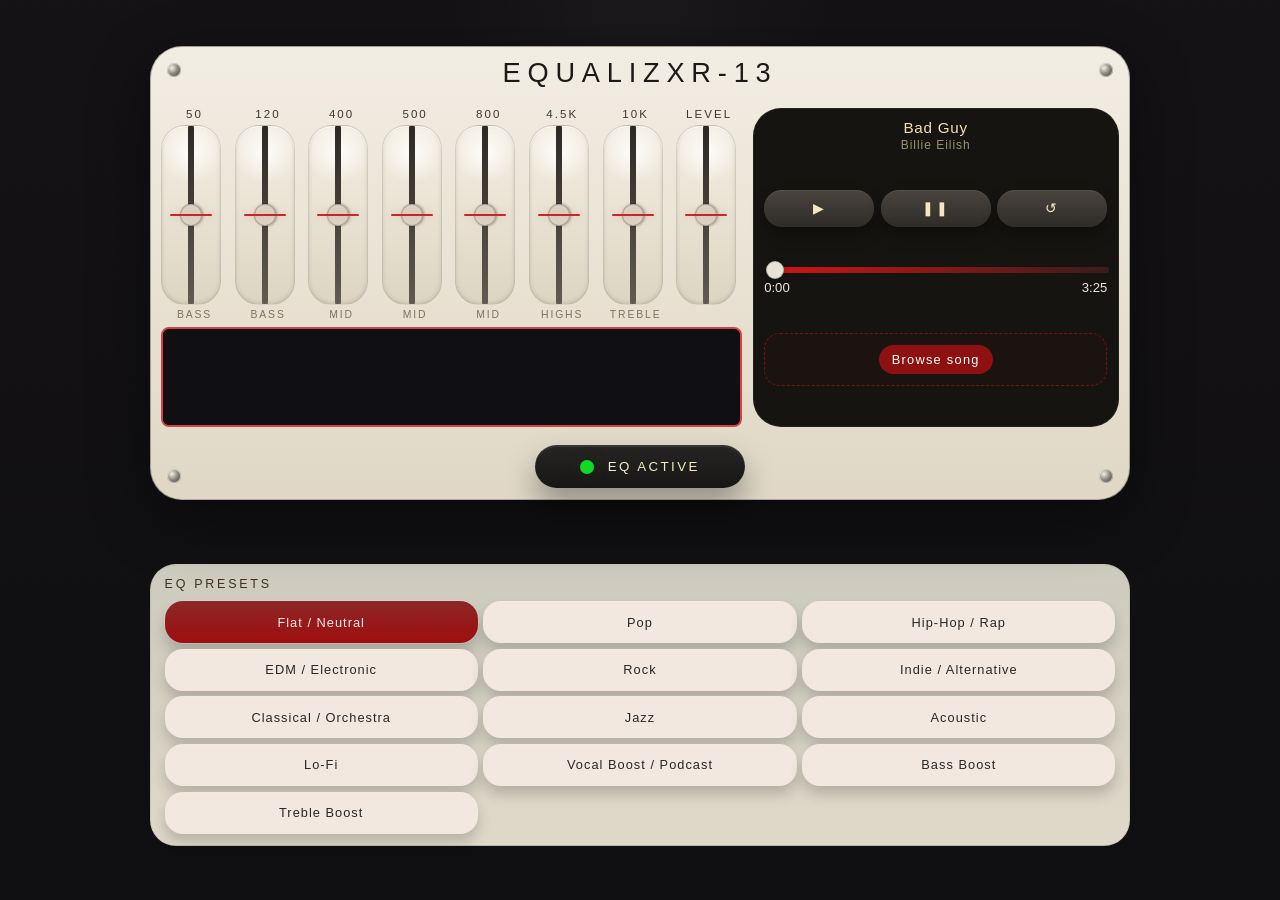
<file: index.html>
<!DOCTYPE html>
<html lang="en">
<head>
  <meta charset="UTF-8" />
  <meta name="viewport" content="width=device-width, initial-scale=1.0" />
  <title>EQUALIZXR</title>
  <link rel="stylesheet" href="style.css" />
  <link rel="icon" href="assets/favicon.svg" />
</head>
<body>
  <!-- Main container for the studio / pedal page -->
  <div class="studio-shell">
    <!-- Pedal body wrapper -->
    <div class="pedal-frame">
      <!-- Decorative screw heads on the pedal corners -->
      <div class="screw screw-tl"></div>
      <div class="screw screw-tr"></div>
      <div class="screw screw-bl"></div>
      <div class="screw screw-br"></div>

      <!-- Header branding on the pedal face -->
      <header class="pedal-header">
        <div class="brand-block">
          <span class="model-label">EQUALIZXR-13</span>
        </div>
      </header>

      <div class="main-content">
        <!-- Left section: EQ and Visualizer -->
        <div class="eq-section">
          <!-- Equalizer slider section -->
          <section class="eq-grid" aria-label="Bass equalizer controls">
        <!-- Each band uses a slider input with a frequency label -->
        <div class="band" data-band="50">
          <div class="freq-label">50</div>
          <div class="slider-wrap">
            <span class="slider-value" aria-live="polite">0 dB</span>
            <input type="range" min="-15" max="15" step="0.1" value="0" data-index="0" data-type="band" />
          </div>
          <div class="band-tag">Bass</div>
        </div>

        <div class="band" data-band="120">
          <div class="freq-label">120</div>
          <div class="slider-wrap">
            <span class="slider-value" aria-live="polite">0 dB</span>
            <input type="range" min="-15" max="15" step="0.1" value="0" data-index="1" data-type="band" />
          </div>
          <div class="band-tag">Bass</div>
        </div>

        <div class="band" data-band="400">
          <div class="freq-label">400</div>
          <div class="slider-wrap">
            <span class="slider-value" aria-live="polite">0 dB</span>
            <input type="range" min="-15" max="15" step="0.1" value="0" data-index="2" data-type="band" />
          </div>
          <div class="band-tag">Mid</div>
        </div>

        <div class="band" data-band="500">
          <div class="freq-label">500</div>
          <div class="slider-wrap">
            <span class="slider-value" aria-live="polite">0 dB</span>
            <input type="range" min="-15" max="15" step="0.1" value="0" data-index="3" data-type="band" />
          </div>
          <div class="band-tag">Mid</div>
        </div>

        <div class="band" data-band="800">
          <div class="freq-label">800</div>
          <div class="slider-wrap">
            <span class="slider-value" aria-live="polite">0 dB</span>
            <input type="range" min="-15" max="15" step="0.1" value="0" data-index="4" data-type="band" />
          </div>
          <div class="band-tag">Mid</div>
        </div>

        <div class="band" data-band="4.5k">
          <div class="freq-label">4.5k</div>
          <div class="slider-wrap">
            <span class="slider-value" aria-live="polite">0 dB</span>
            <input type="range" min="-15" max="15" step="0.1" value="0" data-index="5" data-type="band" />
          </div>
          <div class="band-tag">Highs</div>
        </div>

        <div class="band" data-band="10k">
          <div class="freq-label">10k</div>
          <div class="slider-wrap">
            <span class="slider-value" aria-live="polite">0 dB</span>
            <input type="range" min="-15" max="15" step="0.1" value="0" data-index="6" data-type="band" />
          </div>
          <div class="band-tag">Treble</div>
        </div>

        <div class="band level-band" data-band="Level">
          <div class="freq-label">Level</div>
          <div class="slider-wrap">
            <span class="slider-value" aria-live="polite">0 dB</span>
            <input type="range" min="-15" max="15" step="0.1" value="0" data-type="level" />
          </div>
        </div>
      </section>

<!-- Frequency visualizer below the knobs -->
      <div id="visualizer-container" class="visualizer-container"></div>
    </div>

    <!-- Right section: Player panel -->
    <!-- Player panel inside the pedal frame -->
    <aside class="player-panel">
        <div class="track-panel">
          <div class="track-info-compact">
            <div class="track-title" id="trackTitle">Upload a song</div>
            <div class="track-artist" id="trackArtist">Local file</div>
          </div>
        </div>

        <div class="control-row">
          <button id="playBtn" class="met-button" type="button">▶</button>
          <button id="pauseBtn" class="met-button" type="button">❚❚</button>
          <button id="restartBtn" class="met-button" type="button">↺</button>
        </div>

        <div class="seek-shell">
          <input id="seekBar" type="range" min="0" max="100" step="0.1" value="0" aria-label="Seek" />
          <div class="time-row">
            <span id="currentTime">0:00</span>
            <span id="duration">0:00</span>
          </div>
        </div>

        <!-- File selector / drop zone for choosing a local song -->
        <div id="dropZone" class="drop-zone">
          <button id="fileSelectBtn" class="browse-btn" type="button">Browse song</button>
          <input id="audioFileInput" type="file" accept="audio/*" hidden />
        </div>
      </aside>
    </div>

    <div class="footswitch-panel">
      <button id="bypassBtn" class="foot-switch" type="button" aria-pressed="true">
        <span class="led active"></span>
        <span class="switch-label">EQ ACTIVE</span>
      </button>
    </div>
  </div>

  <div class="preset-panel external-preset-panel">
    <div class="preset-heading">EQ Presets</div>
    <div class="preset-grid">
      <button class="preset-button active" data-preset="flat-neutral" type="button">Flat / Neutral</button>
      <button class="preset-button" data-preset="pop" type="button">Pop</button>
      <button class="preset-button" data-preset="hiphop-rap" type="button">Hip-Hop / Rap</button>
      <button class="preset-button" data-preset="edm-electronic" type="button">EDM / Electronic</button>
      <button class="preset-button" data-preset="rock" type="button">Rock</button>
      <button class="preset-button" data-preset="indie-alternative" type="button">Indie / Alternative</button>
      <button class="preset-button" data-preset="classical-orchestra" type="button">Classical / Orchestra</button>
      <button class="preset-button" data-preset="jazz" type="button">Jazz</button>
      <button class="preset-button" data-preset="acoustic" type="button">Acoustic</button>
      <button class="preset-button" data-preset="lofi" type="button">Lo-Fi</button>
      <button class="preset-button" data-preset="vocal-boost-podcast" type="button">Vocal Boost / Podcast</button>
      <button class="preset-button" data-preset="bass-boost" type="button">Bass Boost</button>
      <button class="preset-button" data-preset="treble-boost" type="button">Treble Boost</button>
    </div>
  </div>
</div>

  <!-- Audio element used by the Web Audio API source node -->
  <audio id="player" crossorigin="anonymous"></audio>
  <script src="p5/p5.min.js"></script>
  <script src="js/app.js"></script>
  <script src="js/visualizer.js"></script>
</body>
</html>
</file>
<file: style.css>
/* Root variables for the pedal theme */
:root {
  --bg: #101010;
  --panel: #e8e2d2;
  --panel-shade: #c7bfab;
  --rail: #36322f;
  --accent: #d4a843;
  --text: #ebe8dd;
  --muted: #8f8a7f;
  --shadow: rgba(0, 0, 0, 0.45);
}

/* Global reset and body styling */
* {
  box-sizing: border-box;
}

html,
body {
  margin: 0;
  min-height: 100%;
  background: radial-gradient(circle at top, rgba(255, 255, 255, 0.03), transparent 18%),
    linear-gradient(180deg, #141214 0%, #0f0e11 100%);
  color: var(--text);
  font-family: 'Oswald', 'Arial Narrow', Arial, sans-serif;
}

body::before {
  content: '';
  position: fixed;
  inset: 0;
  background-image: radial-gradient(circle, rgba(255, 255, 255, 0.02) 1px, transparent 1px);
  background-size: 14px 14px;
  opacity: 0.4;
  pointer-events: none;
}

/* Main page shell centering */
.studio-shell {
  min-height: 100vh;
  display: grid;
  place-items: center;
  padding: 1.3rem 0.8rem 1.8rem;
}

/* The rounded pedal body */
.pedal-frame {
  width: min(980px, 98vw);
  background: linear-gradient(180deg, #f2ede3 0%, #e0d8c5 100%);
  border: 1px solid rgba(17, 15, 14, 0.3);
  border-radius: 32px;
  box-shadow: 0 18px 60px rgba(0, 0, 0, 0.45);
  padding: 0.65rem;
  position: relative;
  display: grid;
  grid-template-columns: 1fr;
  grid-template-rows: auto auto auto;
  gap: 0.65rem;
}

/* Main content grid layout */
.main-content {
  display: grid;
  grid-template-columns: 1.35fr 0.85fr;
  gap: 0.65rem;
}

/* Left section with EQ and visualizer */
.eq-section {
  display: grid;
  gap: 0.4rem;
}

/* Decorative screw styling */
.screw {
  width: 14px;
  height: 14px;
  border-radius: 50%;
  background: radial-gradient(circle at 35% 35%, #f3f1e5 0%, #878177 48%, #332f29 95%);
  position: absolute;
  box-shadow: inset 0 0 0 1px rgba(255, 255, 255, 0.55);
}

.screw-tl { top: 1rem; left: 1rem; }
.screw-tr { top: 1rem; right: 1rem; }
.screw-bl { bottom: 1rem; left: 1rem; }
.screw-br { bottom: 1rem; right: 1rem; }

/* Pedal brand text */
.pedal-header {
  display: flex;
  justify-content: center;
  align-items: center;
  margin-bottom: 0.5rem;
  gap: 1rem;
}

.brand-block {
  display: flex;
  flex-direction: column;
  gap: 0.2rem;
}

.boss-label,
.model-label {
  display: inline-block;
  letter-spacing: 0.35em;
  font-size: 1.1rem;
}

.boss-label {
  color: #35322f;
  font-weight: 900;
}

.model-label {
  color: #1b1a19;
  font-size: 1.7rem;
  letter-spacing: 0.25em;
}

/* Equalizer slider grid */
.eq-grid {
  display: grid;
  grid-template-columns: repeat(8, minmax(0, 1fr));
  gap: 0.45rem;
}

.band {
  display: grid;
  grid-template-rows: auto 1fr auto;
  align-items: start;
}

.freq-label {
  font-size: 0.72rem;
  letter-spacing: 0.18em;
  text-transform: uppercase;
  text-align: center;
  margin-bottom: 0.35rem;
  color: #3b372f;
}

.band-tag {
  margin-top: 0.25rem;
  text-align: center;
  font-size: 0.65rem;
  letter-spacing: 0.18em;
  text-transform: uppercase;
  color: #7d745f;
}

/* Each slider track and knob wrapper */
.slider-wrap {
  position: relative;
  width: 60px;
  height: 180px;
  background: radial-gradient(circle at 50% 15%, rgba(255, 255, 255, 0.88), transparent 20%),
    linear-gradient(180deg, #f4efe3 0%, #ddd5c2 100%);
  border: 1px solid rgba(0, 0, 0, 0.13);
  border-radius: 24px;
  box-shadow: inset 0 1px 0 rgba(255, 255, 255, 0.9), inset 0 -1px 4px rgba(0, 0, 0, 0.12);
  overflow: hidden;
}

/* Middle track line */
.slider-wrap::before {
  content: '';
  position: absolute;
  left: 50%;
  top: 14px;
  transform: translateX(-50%);
  width: 4px;
  height: calc(100% - 28px);
  background: linear-gradient(180deg, #5b544d 0%, #2b2723 100%);
  border-radius: 2px;
}

/* Center zero line */
.slider-wrap::after {
  content: '';
  position: absolute;
  left: 50%;
  top: 50%;
  transform: translate(-50%, -50%);
  width: 42px;
  height: 2px;
  background: #c62727;
  border-radius: 1px;
  box-shadow: 0 0 8px rgba(198, 39, 39, 0.25);
}

/* Tooltip above each slider */
.slider-value {
  display: none;
  position: absolute;
  left: 50%;
  top: 8px;
  transform: translateX(-50%);
  padding: 0.23rem 0.45rem;
  border-radius: 999px;
  background: rgba(16, 14, 12, 0.85);
  color: #f1e2af;
  font-size: 0.72rem;
  opacity: 0;
  transition: opacity 0.18s ease;
  pointer-events: none;
  letter-spacing: 0.06em;
}

.slider-wrap:hover .slider-value,
.slider-wrap:focus-within .slider-value {
  display: none;
}

/* Rotated range input styling so it behaves like a vertical slider */
.slider-wrap input {
  position: absolute;
  left: 50%;
  top: 50%;
  width: 180px;
  height: 20px;
  transform: translate(-50%, -50%) rotate(-90deg);
  transform-origin: center center;
  appearance: none;
  background: transparent;
  cursor: pointer;
  margin: 0;
  padding: 0;
}

.slider-wrap input:focus {
  outline: none;
}

.slider-wrap input::-webkit-slider-runnable-track {
  width: 100%;
  height: 6px;
  background: linear-gradient(90deg, #615b51 0%, #2c2924 100%);
  border-radius: 999px;
}

.slider-wrap input::-webkit-slider-thumb {
  -webkit-appearance: none;
  width: 22px;
  height: 22px;
  top: -8px;
  position: relative;
  border-radius: 50%;
  background: #dcd5c6;
  border: 1px solid rgba(0, 0, 0, 0.2);
  box-shadow: 0 1px 3px rgba(0, 0, 0, 0.35);
  margin-top: 0;
}



.slider-wrap input::-moz-range-track {
  width: 100%;
  height: 6px;
  background: linear-gradient(90deg, #615b51 0%, #2c2924 100%);
  border-radius: 999px;
}

.slider-wrap input::-moz-range-thumb {
  width: 22px;
  height: 22px;
  border-radius: 50%;
  background: #f4f1eb;
  border: 1px solid rgba(0, 0, 0, 0.2);
  box-shadow: 0 1px 3px rgba(0, 0, 0, 0.35);
}

/* Flat button row */
.pedal-actions {
  grid-column: 1 / -1;
  display: flex;
  justify-content: flex-end;
  margin-top: 0.8rem;
}

.flat-btn {
  padding: 0.72rem 1.15rem;
  border: none;
  border-radius: 24px;
  background: #3d3931;
  color: #f0e9cf;
  letter-spacing: 0.18em;
  font-size: 0.82rem;
  box-shadow: inset 0 1px 0 rgba(255, 255, 255, 0.12), 0 10px 18px rgba(0, 0, 0, 0.18);
  cursor: pointer;
}

.flat-btn:hover {
  background: #4a453d;
}

.preset-panel {
  display: grid;
  gap: 0.65rem;
  padding: 0.72rem 0.85rem;
  background: linear-gradient(180deg, rgba(217, 215, 201, 0.94), rgba(232, 226, 209, 0.96));
  border: 1px solid rgba(0, 0, 0, 0.08);
  border-radius: 26px;
}

.preset-panel.external-preset-panel {
  width: min(980px, 98vw);
  margin: 0.9rem auto 0;
}

.preset-heading {
  color: #3d321f;
  font-size: 0.78rem;
  letter-spacing: 0.22em;
  text-transform: uppercase;
}

.preset-grid {
  display: grid;
  grid-template-columns: repeat(3, minmax(0, 1fr));
  gap: 0.35rem;
}

.preset-button {
  min-height: 42px;
  padding: 0.62rem 0.75rem;
  border: none;
  border-radius: 18px;
  background: #f2e8df;
  color: #272727;
  font-size: 0.8rem;
  letter-spacing: 0.08em;
  text-align: center;
  cursor: pointer;
  box-shadow: inset 0 1px 0 rgba(255, 255, 255, 0.07), 0 8px 14px rgba(0, 0, 0, 0.18);
  transition: transform 0.16s ease, background 0.2s ease, color 0.2s ease;
}

.preset-button:hover {
  background: #8e887c;
  color: #000000;
  transform: translateY(-1px);
}

.preset-button.active {
  background: linear-gradient(180deg, #8c2727 0%, rgb(160, 14, 14) 100%);
  color: #f1eaea;
  box-shadow: 0 0 0 1px rgba(255, 255, 255, 0.16), 0 10px 16px rgba(0, 0, 0, 0.2);
}

/* Bypass footswitch styling */
.footswitch-panel {
  display: flex;
  justify-content: center;
  margin-top: 0.5rem;
}

.foot-switch {
  min-width: 210px;
  padding: 0.88rem 1rem;
  border: none;
  border-radius: 34px;
  background: linear-gradient(180deg, #262523 0%, #181716 100%);
  color: #f5e9c1;
  display: inline-flex;
  align-items: center;
  justify-content: center;
  gap: 0.85rem;
  letter-spacing: 0.18em;
  box-shadow: inset 0 2px 0 rgba(255, 255, 255, 0.08), 0 16px 30px rgba(0, 0, 0, 0.35);
  cursor: pointer;
}

.foot-switch .led {
  width: 14px;
  height: 14px;
  border-radius: 50%;
  background: rgba(54, 91, 7, 0.15);
  box-shadow: inset 0 0 0 1px rgba(255, 255, 255, 0.12);
}

.foot-switch .led.active {
  background: #12d826;
  box-shadow: 0 0 14px rgba(29, 45, 3, 0.45);
}

/* Player panel styling inside the pedal */
.player-panel {
  background: #161411;
  border: 1px solid rgba(255, 255, 255, 0.06);
  border-radius: 28px;
  padding: 0.65rem;
  display: grid;
  gap: 0.55rem;
  align-items: start;
}

.scope-shell {
  display: grid;
  gap: 0.75rem;
}

.scope-bezel {
  background: #141210;
  border: 1px solid rgba(255, 255, 255, 0.08);
  border-radius: 22px;
  padding: 0.85rem;
  box-shadow: inset 0 0 0 1px rgba(255, 255, 255, 0.02);
}

#scopeCanvas {
  width: 100%;
  height: 180px;
  border-radius: 16px;
  background: radial-gradient(circle at 50% 20%, rgba(212, 168, 67, 0.08), transparent 25%),
    linear-gradient(180deg, #12100f 0%, #0f0d0c 100%);
}

.scope-caption {
  color: #d4a843;
  font-size: 0.82rem;
  letter-spacing: 0.24em;
}

.track-panel {
  display: grid;
  grid-template-columns: 1fr;
  gap: 0.75rem;
  align-items: start;
}

.album-art {
  display: none;
}

.album-art::before {
  display: none;
}

.track-info-compact {
  display: grid;
  gap: 0.15rem;
  text-align: center;
}

.track-title,
.track-artist {
  overflow: hidden;
  text-overflow: ellipsis;
  white-space: nowrap;
}

.track-title {
  font-size: 0.95rem;
  color: #f7dfb3;
  letter-spacing: 0.05em;
}

.track-artist {
  color: #9f8f6f;
  letter-spacing: 0.08em;
  font-size: 0.75rem;
}

.control-row {
  display: flex;
  justify-content: space-between;
  gap: 0.4rem;
}

.met-button {
  flex: 1;
  min-width: 0;
  padding: 0.65rem 0;
  border: none;
  border-radius: 18px;
  background: linear-gradient(180deg, #49443d 0%, #2f2b28 100%);
  color: #f6e7c3;
  font-size: 0.88rem;
  letter-spacing: 0.12em;
  box-shadow: inset 0 1px 1px rgba(255, 255, 255, 0.08), 0 8px 16px rgba(0, 0, 0, 0.3);
  cursor: pointer;
}

.met-button:hover {
  background: linear-gradient(180deg, #5b534a 0%, #39322c 100%);
}

.seek-shell {
  display: grid;
  gap: 0.35rem;
}

#seekBar {
  width: 100%;
  accent-color: #bb1717;
  appearance: none;
  height: 6px;
  background: linear-gradient(90deg, #d11515 0%, rgba(212, 67, 67, 0.18) 100%);
  border-radius: 999px;
}

#seekBar::-webkit-slider-thumb {
  -webkit-appearance: none;
  width: 18px;
  height: 18px;
  border-radius: 50%;
  background: #e6e3d8;
  border: 1px solid rgba(0, 0, 0, 0.2);
  box-shadow: 0 2px 6px rgba(0, 0, 0, 0.22);
}

#seekBar::-moz-range-thumb {
  width: 18px;
  height: 18px;
  border-radius: 50%;
  background: #ece6d4;
  border: 1px solid rgba(0, 0, 0, 0.2);
}

.time-row {
  display: flex;
  justify-content: space-between;
  font-size: 0.82rem;
  color: #f1e3e3;
}

.drop-zone {
  padding: 0.7rem 0.8rem;
  border: 1px dashed rgba(232, 12, 12, 0.5);
  border-radius: 16px;
  color: #d78c8c;
  background: rgba(139, 20, 20, 0.04);
  text-align: center;
  letter-spacing: 0.12em;
  display: grid;
  gap: 0.5rem;
  justify-items: center;
  cursor: pointer;
}

.drop-zone p {
  margin: 0;
  font-size: 0.8rem;
}

.browse-btn {
  padding: 0.45rem 0.8rem;
  border: none;
  border-radius: 999px;
  background: rgba(232, 18, 18, 0.552);
  color: #ffffff;
  letter-spacing: 0.1em;
  cursor: pointer;
  font-size: 0.8rem;
}

.browse-btn:hover {
  background: rgba(223, 25, 25, 0.28);
}

.drop-zone.dragover {
  background: rgba(212, 67, 67, 0.12);
  border-color: #d44343;
}

/* Frequency visualizer */
.visualizer-container {
  width: 100%;
  height: 100px;
  border-radius: 8px;
  background: rgba(15, 15, 20, 0.9);
  border: 2px solid #d44343;
  box-shadow: inset 0 1px 1px rgba(255, 255, 255, 0.05);
  overflow: hidden;
}

.visualizer-container canvas {
  display: block;
}

/* Responsive adjustments */
@media (max-width: 1000px) {
  .main-content {
    grid-template-columns: 1fr;
  }
  
  .visualizer-container {
    height: 100px;
  }
}

@media (max-width: 760px) {
  .eq-grid {
    grid-template-columns: repeat(4, minmax(0, 1fr));
  }

  .track-panel {
    grid-template-columns: 1fr;
  }
  
  .main-content {
    grid-template-columns: 1fr;
  }
  
  .visualizer-container {
    height: 90px;
  }
}
</file>
